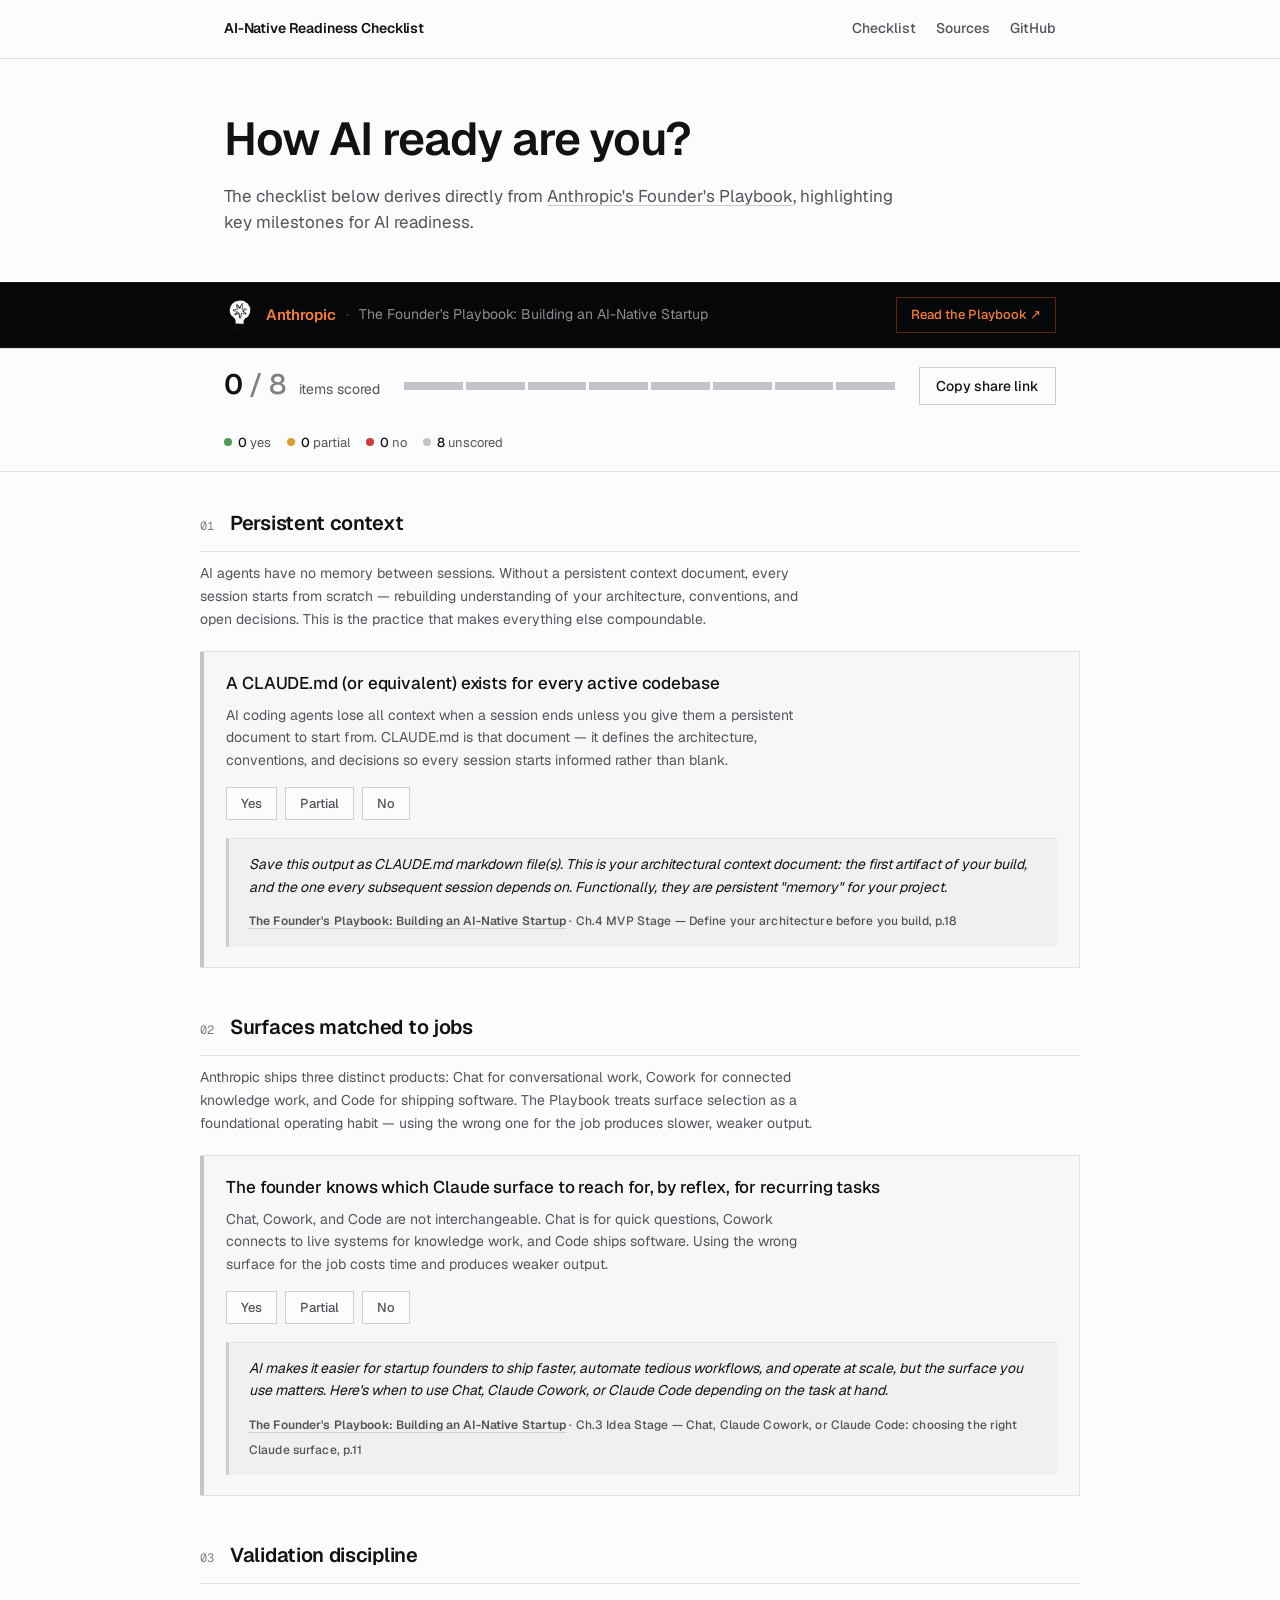
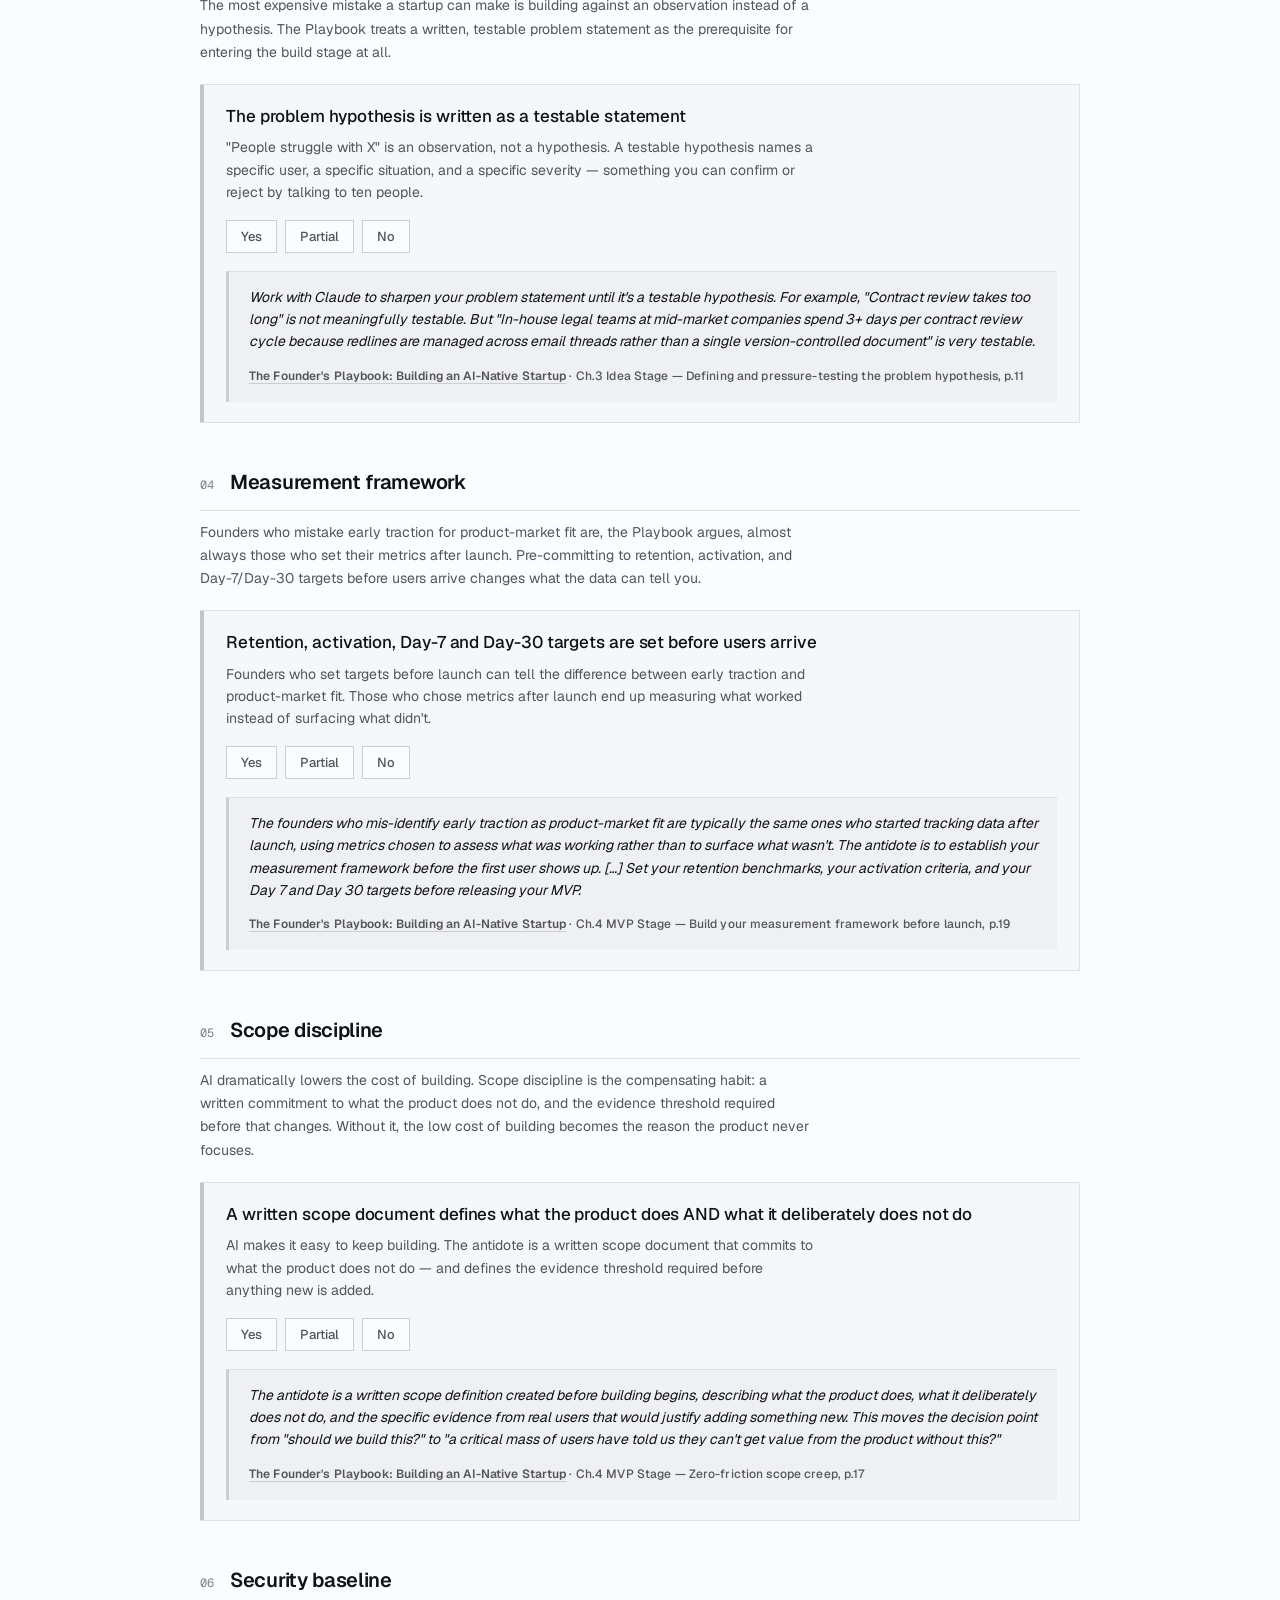
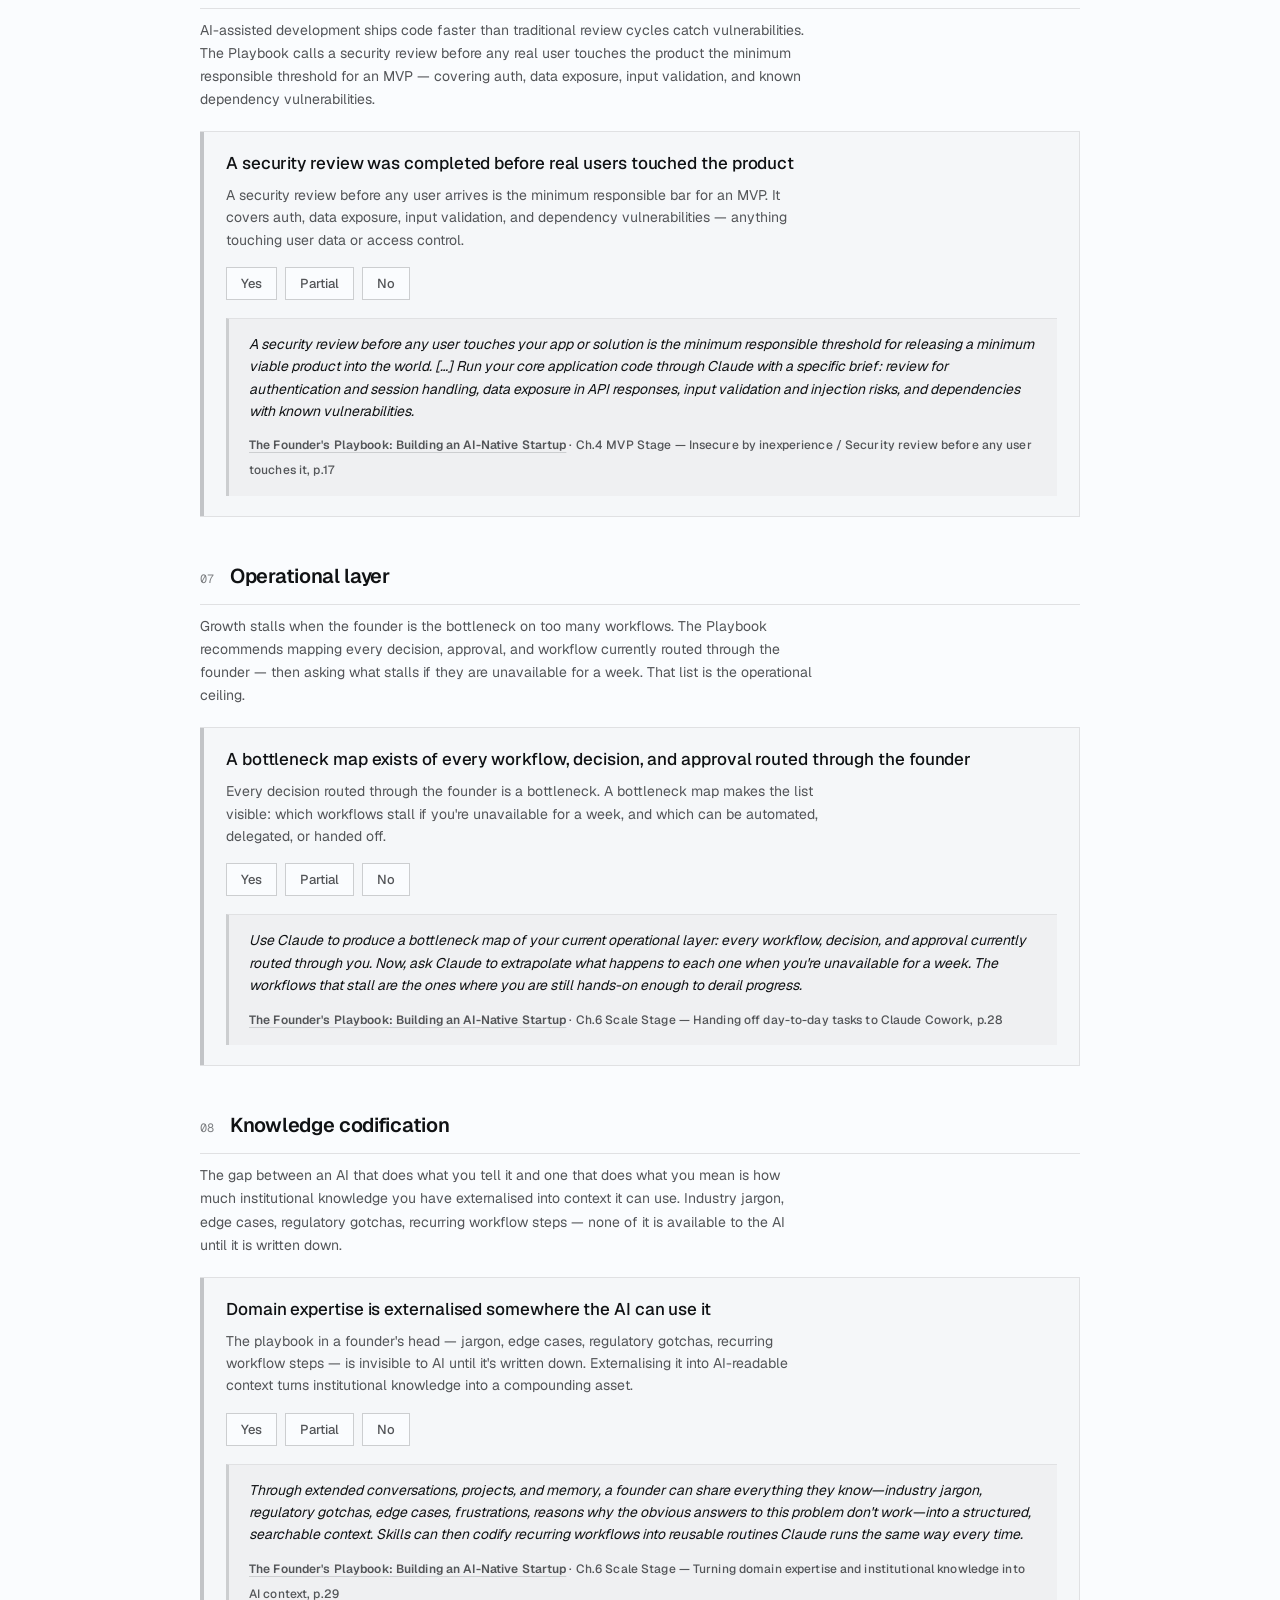
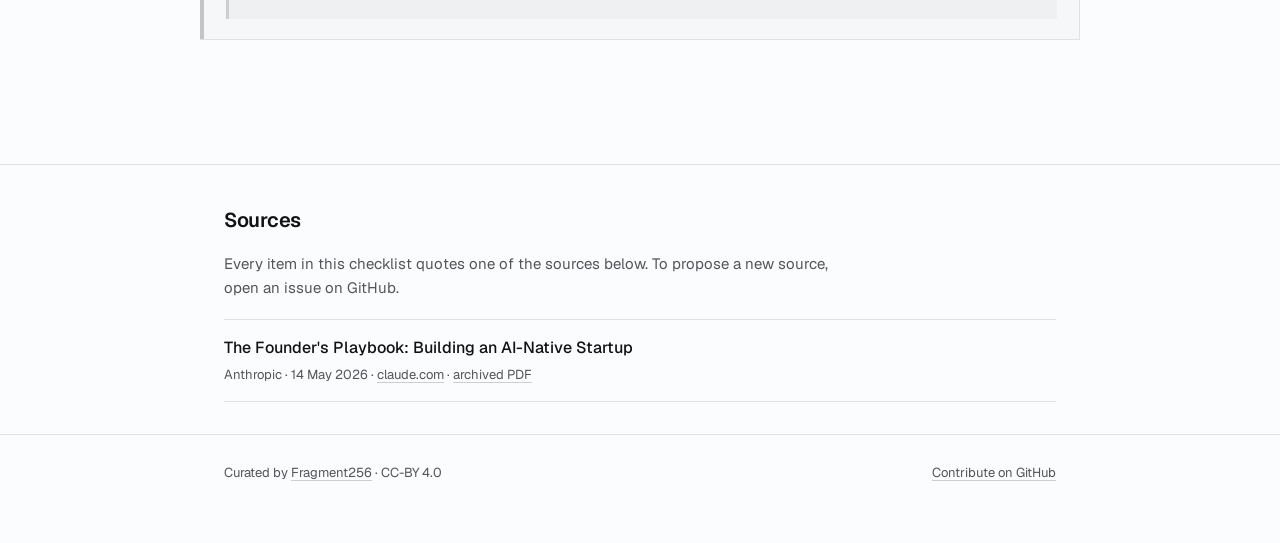
<file: docs/index.html>
<!doctype html>
<html lang="en">
<head>
<meta charset="utf-8">
<meta name="viewport" content="width=device-width, initial-scale=1">
<title>AI-Native Readiness Checklist</title>
<meta name="description" content="How AI ready are you? A checklist derived directly from Anthropic's Founder's Playbook, highlighting key milestones for AI readiness.">
<link rel="preload" href="./assets/fonts/geist-500.woff2" as="font" type="font/woff2" crossorigin>
<link rel="preload" href="./assets/fonts/geist-600.woff2" as="font" type="font/woff2" crossorigin>
<link rel="stylesheet" href="./assets/style.css">
</head>
<body>

<header class="masthead">
  <div class="masthead-inner">
    <a href="./" class="brand">AI-Native Readiness Checklist</a>
    <nav class="nav">
      <a href="#checklist">Checklist</a>
      <a href="#sources">Sources</a>
      <a href="https://github.com/Fragment256/ai-native-checklist" target="_blank" rel="noopener">GitHub</a>
    </nav>
  </div>
</header>

<section class="hero">
  <div class="wrap">
    <h1>How AI ready are you?</h1>
    <p class="lede">The checklist below derives directly from <a href="https://claude.com/blog/the-founders-playbook" target="_blank" rel="noopener">Anthropic's Founder's Playbook</a>, highlighting key milestones for AI readiness.</p>
  </div>
</section>

<div class="source-band">
  <div class="source-band-inner">
    <div class="source-band-brand">
      <img src="./assets/anthropic-mark.svg" class="anthropic-mark" alt="" aria-hidden="true" width="40" height="40">
      <span class="source-band-company">Anthropic</span>
      <span class="source-band-sep">·</span>
      <span class="source-band-title">The Founder's Playbook: Building an AI-Native Startup</span>
    </div>
    <a href="https://claude.com/blog/the-founders-playbook" target="_blank" rel="noopener" class="source-band-cta">Read the Playbook ↗</a>
  </div>
</div>

<div class="scoreboard">
  <div class="scoreboard-inner">
    <div class="score-block">
      <div class="score-num"><span id="score-scored">0</span><span class="total"> / <span id="score-total">8</span></span></div>
      <div class="score-label">items scored</div>
    </div>
    <div class="score-bar" id="score-bar"></div>
    <button id="share-btn" class="share-btn" type="button">Copy share link</button>
    <div class="score-breakdown" id="breakdown"></div>
  </div>
</div>

<main class="wrap checklist" id="checklist"></main>

<section class="sources-section" id="sources">
  <div class="wrap">
    <h2>Sources</h2>
    <p style="color: var(--fg-muted); font-size: 15px; margin: 0 0 20px; max-width: 62ch;">Every item in this checklist quotes one of the sources below. To propose a new source, open an issue on GitHub.</p>
    <div class="source-row">
      <span class="src-title">The Founder's Playbook: Building an AI-Native Startup</span>
      <span class="src-meta">Anthropic · 14 May 2026 · <a href="https://claude.com/blog/the-founders-playbook" target="_blank" rel="noopener">claude.com</a> · <a href="https://github.com/Fragment256/ai-native-checklist/blob/main/data/sources/founders-playbook-2026-05.pdf" target="_blank" rel="noopener">archived PDF</a></span>
    </div>
  </div>
</section>

<footer class="foot">
  <div class="wrap">
    <span>Curated by <a href="https://fragment256.com" target="_blank" rel="noopener">Fragment256</a> · CC-BY 4.0</span>
    <span><a href="https://github.com/Fragment256/ai-native-checklist" target="_blank" rel="noopener">Contribute on GitHub</a></span>
  </div>
</footer>

<script src="./assets/app.js"></script>
</body>
</html>
</file>
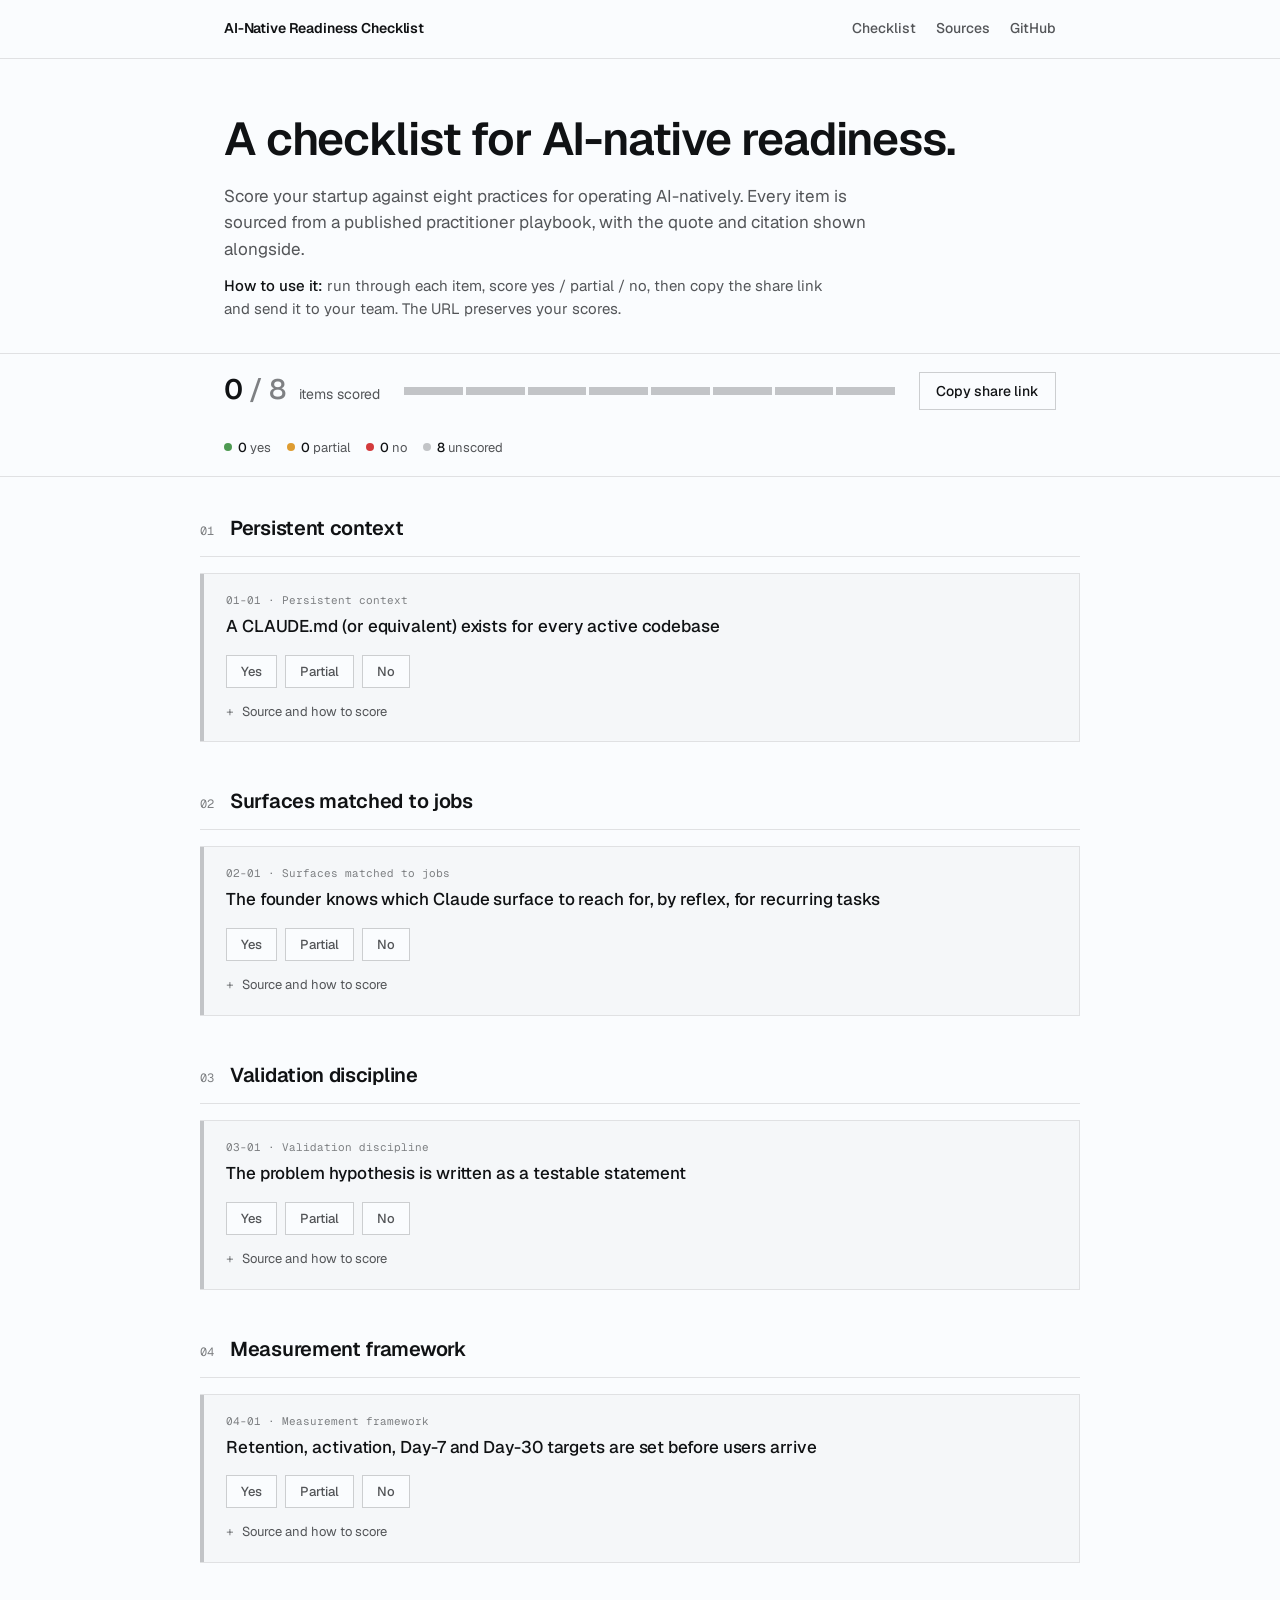
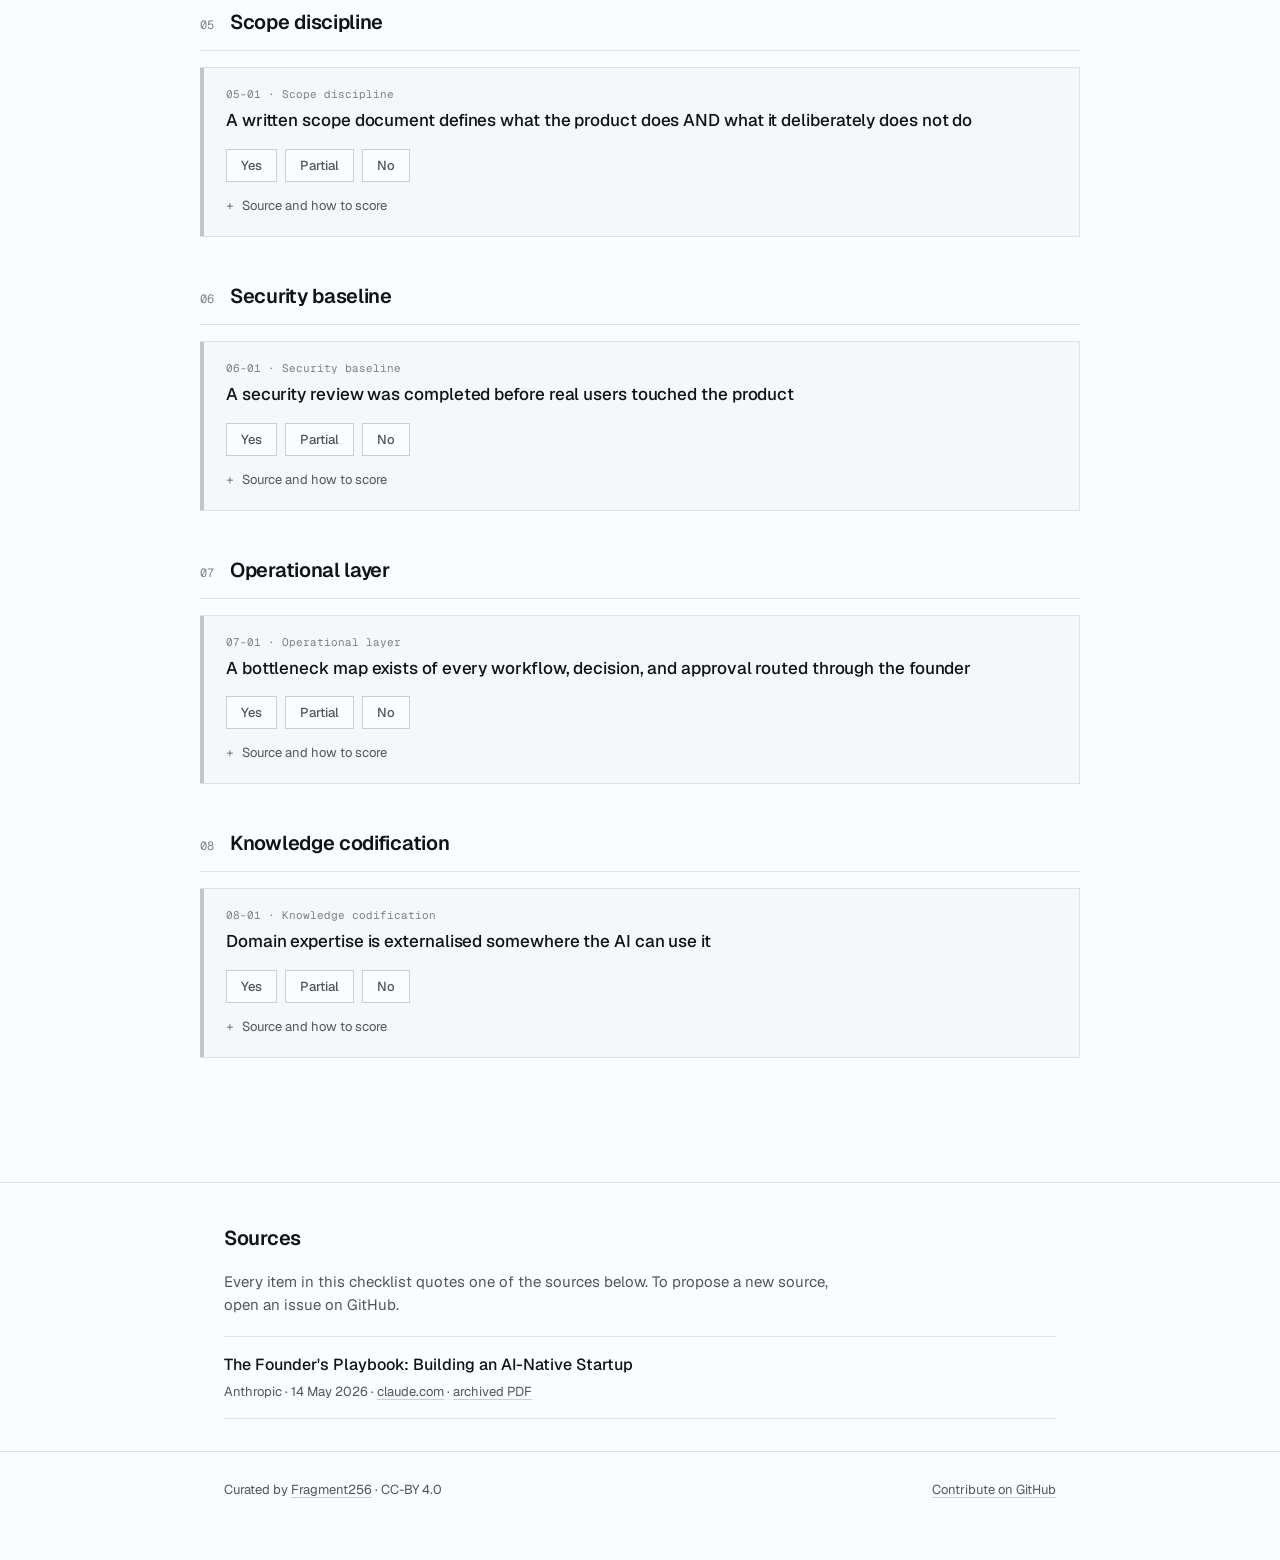
<file: site/index.html>
<!doctype html>
<html lang="en">
<head>
<meta charset="utf-8">
<meta name="viewport" content="width=device-width, initial-scale=1">
<title>AI-Native Readiness Checklist</title>
<meta name="description" content="A checklist for AI-native readiness. Score your startup against practices sourced from Anthropic's Founder's Playbook. Share the result with your team.">
<link rel="preload" href="./assets/fonts/geist-500.woff2" as="font" type="font/woff2" crossorigin>
<link rel="preload" href="./assets/fonts/geist-600.woff2" as="font" type="font/woff2" crossorigin>
<link rel="stylesheet" href="./assets/style.css">
</head>
<body>

<header class="masthead">
  <div class="masthead-inner">
    <a href="./" class="brand">AI-Native Readiness Checklist</a>
    <nav class="nav">
      <a href="#checklist">Checklist</a>
      <a href="#sources">Sources</a>
      <a href="https://github.com/Fragment256/ai-native-checklist" target="_blank" rel="noopener">GitHub</a>
    </nav>
  </div>
</header>

<section class="hero">
  <div class="wrap">
    <h1>A checklist for AI-native readiness.</h1>
    <p class="lede">Score your startup against eight practices for operating AI-natively. Every item is sourced from a published practitioner playbook, with the quote and citation shown alongside.</p>
    <p class="use"><strong>How to use it:</strong> run through each item, score yes / partial / no, then copy the share link and send it to your team. The URL preserves your scores.</p>
  </div>
</section>

<div class="scoreboard">
  <div class="scoreboard-inner">
    <div class="score-block">
      <div class="score-num"><span id="score-scored">0</span><span class="total"> / <span id="score-total">8</span></span></div>
      <div class="score-label">items scored</div>
    </div>
    <div class="score-bar" id="score-bar"></div>
    <button id="share-btn" class="share-btn" type="button">Copy share link</button>
    <div class="score-breakdown" id="breakdown"></div>
  </div>
</div>

<main class="wrap checklist" id="checklist"></main>

<section class="sources-section" id="sources">
  <div class="wrap">
    <h2>Sources</h2>
    <p style="color: var(--fg-muted); font-size: 15px; margin: 0 0 20px; max-width: 62ch;">Every item in this checklist quotes one of the sources below. To propose a new source, open an issue on GitHub.</p>
    <div class="source-row">
      <span class="src-title">The Founder's Playbook: Building an AI-Native Startup</span>
      <span class="src-meta">Anthropic · 14 May 2026 · <a href="https://claude.com/blog/the-founders-playbook" target="_blank" rel="noopener">claude.com</a> · <a href="https://github.com/Fragment256/ai-native-checklist/blob/main/data/sources/founders-playbook-2026-05.pdf" target="_blank" rel="noopener">archived PDF</a></span>
    </div>
  </div>
</section>

<footer class="foot">
  <div class="wrap">
    <span>Curated by <a href="https://fragment256.com" target="_blank" rel="noopener">Fragment256</a> · CC-BY 4.0</span>
    <span><a href="https://github.com/Fragment256/ai-native-checklist" target="_blank" rel="noopener">Contribute on GitHub</a></span>
  </div>
</footer>

<script src="./assets/app.js"></script>
</body>
</html>
</file>
<file: docs/assets/style.css>
/* AI-Native Readiness Checklist — self-hosted Geist + restrained R/A/G */

@font-face {
  font-family: "Geist";
  font-style: normal;
  font-weight: 400;
  font-display: swap;
  src: url("./fonts/geist-400.woff2") format("woff2");
}
@font-face {
  font-family: "Geist";
  font-style: normal;
  font-weight: 500;
  font-display: swap;
  src: url("./fonts/geist-500.woff2") format("woff2");
}
@font-face {
  font-family: "Geist";
  font-style: normal;
  font-weight: 600;
  font-display: swap;
  src: url("./fonts/geist-600.woff2") format("woff2");
}
@font-face {
  font-family: "Geist";
  font-style: normal;
  font-weight: 700;
  font-display: swap;
  src: url("./fonts/geist-700.woff2") format("woff2");
}
@font-face {
  font-family: "Geist Mono";
  font-style: normal;
  font-weight: 400;
  font-display: swap;
  src: url("./fonts/geist-mono-400.woff2") format("woff2");
}
@font-face {
  font-family: "Geist Mono";
  font-style: normal;
  font-weight: 500;
  font-display: swap;
  src: url("./fonts/geist-mono-500.woff2") format("woff2");
}

:root {
  --bg: oklch(0.99 0.003 250);
  --fg: oklch(0.18 0.005 250);
  --fg-muted: oklch(0.45 0.005 250);
  --fg-faint: oklch(0.6 0.005 250);
  --surface: oklch(0.975 0.003 250);
  --surface-2: oklch(0.955 0.003 250);
  --border: oklch(0.91 0.003 250);
  --border-strong: oklch(0.85 0.003 250);

  --yes: oklch(0.62 0.13 145);
  --partial: oklch(0.74 0.14 75);
  --no: oklch(0.58 0.19 25);
  --unscored: oklch(0.82 0.005 250);

  --yes-bg: oklch(0.95 0.04 145);
  --partial-bg: oklch(0.95 0.05 75);
  --no-bg: oklch(0.95 0.05 25);

  --font-sans: "Geist", -apple-system, BlinkMacSystemFont, "Inter", "Segoe UI", system-ui, sans-serif;
  --font-mono: "Geist Mono", "JetBrains Mono", ui-monospace, monospace;

  --max-w: 880px;
}

* { box-sizing: border-box; }

html, body {
  margin: 0;
  padding: 0;
  background: var(--bg);
  color: var(--fg);
  font-family: var(--font-sans);
  font-size: 16px;
  line-height: 1.55;
  -webkit-font-smoothing: antialiased;
  text-rendering: optimizeLegibility;
}

a { color: inherit; text-decoration: underline; text-underline-offset: 3px; text-decoration-thickness: 1px; text-decoration-color: var(--border-strong); }
a:hover { text-decoration-color: var(--fg); }

.wrap { max-width: var(--max-w); margin: 0 auto; padding: 0 24px; }

/* ───── Masthead ───── */
.masthead { border-bottom: 1px solid var(--border); background: var(--bg); }
.masthead-inner { display: flex; align-items: center; justify-content: space-between; padding: 18px 24px; max-width: var(--max-w); margin: 0 auto; gap: 24px; }
.brand { font-family: var(--font-sans); font-size: 14px; font-weight: 600; letter-spacing: -0.01em; color: var(--fg); text-decoration: none; }
.brand:hover { text-decoration: none; }
.nav { display: flex; gap: 20px; }
.nav a { font-family: var(--font-sans); font-size: 14px; font-weight: 500; text-decoration: none; color: var(--fg-muted); }
.nav a:hover, .nav a.active { color: var(--fg); }

/* ───── Hero ───── */
.hero { padding: 56px 0 32px; }
.hero h1 { font-family: var(--font-sans); font-weight: 600; font-size: clamp(34px, 5vw, 46px); line-height: 1.05; letter-spacing: -0.025em; margin: 0 0 20px; }
.hero p.lede { font-size: 17px; color: var(--fg-muted); margin: 0 0 14px; max-width: 62ch; }
.hero p.use { font-size: 15px; color: var(--fg-muted); margin: 0; max-width: 62ch; }
.hero .use a { color: var(--fg-muted); }

/* ───── Anthropic source band ───── */
.source-band {
  background: oklch(0.13 0.006 250);
  border-top: 1px solid oklch(0.2 0.006 250);
  border-bottom: 1px solid oklch(0.2 0.006 250);
}
.source-band-inner {
  display: flex;
  align-items: center;
  justify-content: space-between;
  gap: 16px;
  padding: 14px 24px;
  max-width: var(--max-w);
  margin: 0 auto;
}
.source-band-brand {
  display: flex;
  align-items: center;
  gap: 10px;
  flex: 1;
  min-width: 0;
}
.anthropic-mark {
  width: 32px;
  height: 32px;
  flex-shrink: 0;
  display: block;
}
.source-band-company {
  font-family: var(--font-sans);
  font-size: 15px;
  font-weight: 600;
  color: oklch(0.72 0.17 48);
  white-space: nowrap;
}
.source-band-sep {
  color: oklch(0.4 0.006 250);
  font-size: 14px;
}
.source-band-title {
  font-family: var(--font-sans);
  font-size: 14px;
  font-weight: 400;
  color: oklch(0.65 0.005 250);
  white-space: nowrap;
  overflow: hidden;
  text-overflow: ellipsis;
}
.source-band-cta {
  flex-shrink: 0;
  font-family: var(--font-sans);
  font-size: 13px;
  font-weight: 500;
  color: oklch(0.72 0.17 48);
  text-decoration: none;
  border: 1px solid oklch(0.35 0.1 48);
  padding: 7px 14px;
  transition: background 140ms cubic-bezier(0.22, 1, 0.36, 1), border-color 140ms;
  white-space: nowrap;
}
.source-band-cta:hover {
  background: oklch(0.18 0.012 48);
  border-color: oklch(0.5 0.14 48);
  text-decoration: none;
}

/* ───── Scoreboard ───── */
.scoreboard { position: sticky; top: 0; background: var(--bg); border-top: 1px solid var(--border); border-bottom: 1px solid var(--border); z-index: 10; }
.scoreboard-inner { display: flex; align-items: center; justify-content: space-between; gap: 24px; padding: 18px 24px; max-width: var(--max-w); margin: 0 auto; flex-wrap: wrap; }
.score-block { display: flex; align-items: baseline; gap: 14px; }
.score-num { font-family: var(--font-sans); font-weight: 600; font-size: 28px; letter-spacing: -0.02em; color: var(--fg); line-height: 1; }
.score-num .total { color: var(--fg-faint); font-weight: 500; }
.score-label { font-family: var(--font-sans); font-size: 14px; color: var(--fg-muted); }
.score-bar { flex: 1; min-width: 200px; display: flex; gap: 3px; height: 8px; }
.score-bar .cell { flex: 1; background: var(--unscored); transition: background 200ms cubic-bezier(0.22, 1, 0.36, 1); }
.score-bar .cell.yes { background: var(--yes); }
.score-bar .cell.partial { background: var(--partial); }
.score-bar .cell.no { background: var(--no); }
.share-btn { font-family: var(--font-sans); font-size: 14px; font-weight: 500; padding: 9px 16px; border: 1px solid var(--border-strong); background: var(--bg); color: var(--fg); cursor: pointer; transition: background 140ms cubic-bezier(0.22, 1, 0.36, 1); border-radius: 0; }
.share-btn:hover { background: var(--surface-2); }
.share-btn.copied { background: var(--fg); color: var(--bg); border-color: var(--fg); }

.score-breakdown { display: flex; gap: 16px; font-family: var(--font-sans); font-size: 13px; color: var(--fg-muted); margin-top: 4px; flex-basis: 100%; }
.score-breakdown .dot { display: inline-block; width: 8px; height: 8px; border-radius: 50%; margin-right: 6px; vertical-align: 1px; background: var(--unscored); }
.score-breakdown .dot.yes { background: var(--yes); }
.score-breakdown .dot.partial { background: var(--partial); }
.score-breakdown .dot.no { background: var(--no); }
.score-breakdown .count { color: var(--fg); font-weight: 500; }

/* ───── Categories + items ───── */
.checklist { padding: 36px 0 80px; }
.category { margin: 0 0 44px; }
.category-head { display: flex; align-items: baseline; gap: 16px; margin: 0 0 10px; padding-bottom: 12px; border-bottom: 1px solid var(--border); }
.category-num { font-family: var(--font-mono); font-size: 12px; color: var(--fg-faint); }
.category-title { font-family: var(--font-sans); font-weight: 600; font-size: 20px; letter-spacing: -0.015em; margin: 0; }
.category-desc { font-size: 14px; line-height: 1.65; color: var(--fg-muted); margin: 0 0 20px; max-width: 68ch; }

.item {
  display: grid;
  grid-template-columns: 4px 1fr;
  margin: 0 0 12px;
  background: var(--surface);
  border: 1px solid var(--border);
  border-left: none;
  overflow: hidden;
}
.item-bar { background: var(--unscored); transition: background 200ms cubic-bezier(0.22, 1, 0.36, 1); }
.item[data-score="yes"] .item-bar { background: var(--yes); }
.item[data-score="partial"] .item-bar { background: var(--partial); }
.item[data-score="no"] .item-bar { background: var(--no); }

.item-body { padding: 20px 22px; }
.item-title { font-family: var(--font-sans); font-weight: 500; font-size: 17px; line-height: 1.4; margin: 0 0 8px; letter-spacing: -0.005em; }
.item-desc { font-size: 14px; line-height: 1.6; color: var(--fg-muted); margin: 0 0 16px; max-width: 66ch; }

.scores { display: flex; gap: 8px; flex-wrap: wrap; }
.score-btn {
  font-family: var(--font-sans);
  font-size: 13px;
  font-weight: 500;
  padding: 7px 14px;
  border: 1px solid var(--border-strong);
  background: var(--bg);
  color: var(--fg-muted);
  cursor: pointer;
  transition: all 140ms cubic-bezier(0.22, 1, 0.36, 1);
  border-radius: 0;
}
.score-btn:hover { color: var(--fg); border-color: var(--fg-muted); }
.score-btn[aria-pressed="true"] { color: var(--fg); border-color: var(--fg); }
.score-btn[data-val="yes"][aria-pressed="true"] { background: var(--yes-bg); border-color: var(--yes); color: oklch(0.32 0.13 145); }
.score-btn[data-val="partial"][aria-pressed="true"] { background: var(--partial-bg); border-color: var(--partial); color: oklch(0.38 0.14 75); }
.score-btn[data-val="no"][aria-pressed="true"] { background: var(--no-bg); border-color: var(--no); color: oklch(0.36 0.19 25); }

.item-quote {
  margin: 18px 0 0;
  padding: 14px 18px 14px 20px;
  border-top: 1px solid var(--border);
  border-left: 3px solid var(--border-strong);
  background: var(--surface-2);
}
.item-quote p {
  font-family: var(--font-sans);
  font-size: 14px;
  line-height: 1.6;
  color: var(--fg);
  margin: 0 0 10px;
  font-style: italic;
}
.item-quote cite {
  font-family: var(--font-sans);
  font-size: 12px;
  color: var(--fg-muted);
  font-style: normal;
  font-weight: 500;
  letter-spacing: 0.01em;
}
.item-quote cite a { color: var(--fg-muted); font-weight: 600; text-decoration-color: var(--border-strong); }
.item-quote cite a:hover { color: var(--fg); text-decoration-color: var(--fg); }

/* ───── Sources block on home page ───── */
.sources-section { padding: 40px 0 32px; border-top: 1px solid var(--border); }
.sources-section h2 { font-family: var(--font-sans); font-weight: 600; font-size: 20px; letter-spacing: -0.015em; margin: 0 0 16px; }
.source-row { display: flex; flex-direction: column; gap: 4px; padding: 16px 0; border-top: 1px solid var(--border); }
.source-row:last-child { border-bottom: 1px solid var(--border); }
.source-row .src-title { font-family: var(--font-sans); font-weight: 500; font-size: 16px; color: var(--fg); }
.source-row .src-meta { font-family: var(--font-sans); font-size: 13px; color: var(--fg-muted); }
.source-row .src-meta a { color: inherit; }

/* ───── Footer ───── */
.foot { border-top: 1px solid var(--border); padding: 28px 0 60px; font-family: var(--font-sans); font-size: 13px; color: var(--fg-muted); }
.foot .wrap { display: flex; justify-content: space-between; gap: 16px; flex-wrap: wrap; }
.foot a { color: var(--fg-muted); }
.foot a:hover { color: var(--fg); }

@media (max-width: 600px) {
  .masthead-inner { flex-direction: column; align-items: flex-start; gap: 10px; padding: 12px 20px; }
  .nav { flex-wrap: wrap; }
  .wrap { padding: 0 20px; }
  .hero { padding: 28px 0 20px; }
  .hero h1 { font-size: 28px; margin: 0 0 12px; }
  .hero p.lede { font-size: 15px; margin: 0; }
  .source-band-inner { padding: 12px 20px; }
  .scoreboard-inner { padding: 12px 20px; gap: 12px; }
  .score-block { flex-direction: row; align-items: center; gap: 8px; }
  .score-num { font-size: 20px; }
  .score-bar { min-width: 0; height: 6px; }
  .score-breakdown { gap: 10px; font-size: 12px; }
  .checklist { padding: 20px 0 60px; }
  .item-body { padding: 14px 16px; }
  .item-title { font-size: 15px; }
  .item-desc { font-size: 13px; margin: 0 0 12px; }
  .score-btn { padding: 10px 16px; font-size: 14px; }
  .item-quote { padding: 12px 14px; }
  .item-quote p { font-size: 13px; }
}
</file>
<file: site/assets/style.css>
/* AI-Native Readiness Checklist — self-hosted Geist + restrained R/A/G */

@font-face {
  font-family: "Geist";
  font-style: normal;
  font-weight: 400;
  font-display: swap;
  src: url("./fonts/geist-400.woff2") format("woff2");
}
@font-face {
  font-family: "Geist";
  font-style: normal;
  font-weight: 500;
  font-display: swap;
  src: url("./fonts/geist-500.woff2") format("woff2");
}
@font-face {
  font-family: "Geist";
  font-style: normal;
  font-weight: 600;
  font-display: swap;
  src: url("./fonts/geist-600.woff2") format("woff2");
}
@font-face {
  font-family: "Geist";
  font-style: normal;
  font-weight: 700;
  font-display: swap;
  src: url("./fonts/geist-700.woff2") format("woff2");
}
@font-face {
  font-family: "Geist Mono";
  font-style: normal;
  font-weight: 400;
  font-display: swap;
  src: url("./fonts/geist-mono-400.woff2") format("woff2");
}
@font-face {
  font-family: "Geist Mono";
  font-style: normal;
  font-weight: 500;
  font-display: swap;
  src: url("./fonts/geist-mono-500.woff2") format("woff2");
}

:root {
  --bg: oklch(0.99 0.003 250);
  --fg: oklch(0.18 0.005 250);
  --fg-muted: oklch(0.45 0.005 250);
  --fg-faint: oklch(0.6 0.005 250);
  --surface: oklch(0.975 0.003 250);
  --surface-2: oklch(0.955 0.003 250);
  --border: oklch(0.91 0.003 250);
  --border-strong: oklch(0.85 0.003 250);

  --yes: oklch(0.62 0.13 145);
  --partial: oklch(0.74 0.14 75);
  --no: oklch(0.58 0.19 25);
  --unscored: oklch(0.82 0.005 250);

  --yes-bg: oklch(0.95 0.04 145);
  --partial-bg: oklch(0.95 0.05 75);
  --no-bg: oklch(0.95 0.05 25);

  --font-sans: "Geist", -apple-system, BlinkMacSystemFont, "Inter", "Segoe UI", system-ui, sans-serif;
  --font-mono: "Geist Mono", "JetBrains Mono", ui-monospace, monospace;

  --max-w: 880px;
}

* { box-sizing: border-box; }

html, body {
  margin: 0;
  padding: 0;
  background: var(--bg);
  color: var(--fg);
  font-family: var(--font-sans);
  font-size: 16px;
  line-height: 1.55;
  -webkit-font-smoothing: antialiased;
  text-rendering: optimizeLegibility;
}

a { color: inherit; text-decoration: underline; text-underline-offset: 3px; text-decoration-thickness: 1px; text-decoration-color: var(--border-strong); }
a:hover { text-decoration-color: var(--fg); }

.wrap { max-width: var(--max-w); margin: 0 auto; padding: 0 24px; }

/* ───── Masthead ───── */
.masthead { border-bottom: 1px solid var(--border); background: var(--bg); }
.masthead-inner { display: flex; align-items: center; justify-content: space-between; padding: 18px 24px; max-width: var(--max-w); margin: 0 auto; gap: 24px; }
.brand { font-family: var(--font-sans); font-size: 14px; font-weight: 600; letter-spacing: -0.01em; color: var(--fg); text-decoration: none; }
.brand:hover { text-decoration: none; }
.nav { display: flex; gap: 20px; }
.nav a { font-family: var(--font-sans); font-size: 14px; font-weight: 500; text-decoration: none; color: var(--fg-muted); }
.nav a:hover, .nav a.active { color: var(--fg); }

/* ───── Hero ───── */
.hero { padding: 56px 0 32px; }
.hero h1 { font-family: var(--font-sans); font-weight: 600; font-size: clamp(34px, 5vw, 46px); line-height: 1.05; letter-spacing: -0.025em; margin: 0 0 20px; }
.hero p.lede { font-size: 17px; color: var(--fg-muted); margin: 0 0 12px; max-width: 62ch; }
.hero p.use { font-size: 15px; color: var(--fg-muted); margin: 0; max-width: 62ch; }
.hero .use strong { color: var(--fg); font-weight: 500; }

/* ───── Scoreboard ───── */
.scoreboard { position: sticky; top: 0; background: var(--bg); border-top: 1px solid var(--border); border-bottom: 1px solid var(--border); z-index: 10; }
.scoreboard-inner { display: flex; align-items: center; justify-content: space-between; gap: 24px; padding: 18px 24px; max-width: var(--max-w); margin: 0 auto; flex-wrap: wrap; }
.score-block { display: flex; align-items: baseline; gap: 14px; }
.score-num { font-family: var(--font-sans); font-weight: 600; font-size: 28px; letter-spacing: -0.02em; color: var(--fg); line-height: 1; }
.score-num .total { color: var(--fg-faint); font-weight: 500; }
.score-label { font-family: var(--font-sans); font-size: 14px; color: var(--fg-muted); }
.score-bar { flex: 1; min-width: 200px; display: flex; gap: 3px; height: 8px; }
.score-bar .cell { flex: 1; background: var(--unscored); transition: background 200ms cubic-bezier(0.22, 1, 0.36, 1); }
.score-bar .cell.yes { background: var(--yes); }
.score-bar .cell.partial { background: var(--partial); }
.score-bar .cell.no { background: var(--no); }
.share-btn { font-family: var(--font-sans); font-size: 14px; font-weight: 500; padding: 9px 16px; border: 1px solid var(--border-strong); background: var(--bg); color: var(--fg); cursor: pointer; transition: background 140ms cubic-bezier(0.22, 1, 0.36, 1); border-radius: 0; }
.share-btn:hover { background: var(--surface-2); }
.share-btn.copied { background: var(--fg); color: var(--bg); border-color: var(--fg); }

.score-breakdown { display: flex; gap: 16px; font-family: var(--font-sans); font-size: 13px; color: var(--fg-muted); margin-top: 4px; flex-basis: 100%; }
.score-breakdown .dot { display: inline-block; width: 8px; height: 8px; border-radius: 50%; margin-right: 6px; vertical-align: 1px; background: var(--unscored); }
.score-breakdown .dot.yes { background: var(--yes); }
.score-breakdown .dot.partial { background: var(--partial); }
.score-breakdown .dot.no { background: var(--no); }
.score-breakdown .count { color: var(--fg); font-weight: 500; }

/* ───── Categories + items ───── */
.checklist { padding: 36px 0 80px; }
.category { margin: 0 0 44px; }
.category-head { display: flex; align-items: baseline; gap: 16px; margin: 0 0 16px; padding-bottom: 12px; border-bottom: 1px solid var(--border); }
.category-num { font-family: var(--font-mono); font-size: 12px; color: var(--fg-faint); }
.category-title { font-family: var(--font-sans); font-weight: 600; font-size: 20px; letter-spacing: -0.015em; margin: 0; }

.item {
  display: grid;
  grid-template-columns: 4px 1fr;
  margin: 0 0 12px;
  background: var(--surface);
  border: 1px solid var(--border);
  border-left: none;
  overflow: hidden;
}
.item-bar { background: var(--unscored); transition: background 200ms cubic-bezier(0.22, 1, 0.36, 1); }
.item[data-score="yes"] .item-bar { background: var(--yes); }
.item[data-score="partial"] .item-bar { background: var(--partial); }
.item[data-score="no"] .item-bar { background: var(--no); }

.item-body { padding: 18px 22px; }
.item-id { font-family: var(--font-mono); font-size: 11px; color: var(--fg-faint); margin: 0 0 6px; }
.item-title { font-family: var(--font-sans); font-weight: 500; font-size: 17px; line-height: 1.4; margin: 0 0 16px; letter-spacing: -0.005em; }

.scores { display: flex; gap: 8px; flex-wrap: wrap; }
.score-btn {
  font-family: var(--font-sans);
  font-size: 13px;
  font-weight: 500;
  padding: 7px 14px;
  border: 1px solid var(--border-strong);
  background: var(--bg);
  color: var(--fg-muted);
  cursor: pointer;
  transition: all 140ms cubic-bezier(0.22, 1, 0.36, 1);
  border-radius: 0;
}
.score-btn:hover { color: var(--fg); border-color: var(--fg-muted); }
.score-btn[aria-pressed="true"] { color: var(--fg); border-color: var(--fg); }
.score-btn[data-val="yes"][aria-pressed="true"] { background: var(--yes-bg); border-color: var(--yes); color: oklch(0.32 0.13 145); }
.score-btn[data-val="partial"][aria-pressed="true"] { background: var(--partial-bg); border-color: var(--partial); color: oklch(0.38 0.14 75); }
.score-btn[data-val="no"][aria-pressed="true"] { background: var(--no-bg); border-color: var(--no); color: oklch(0.36 0.19 25); }

.expand {
  margin-top: 14px;
  font-family: var(--font-sans);
  font-size: 13px;
  color: var(--fg-muted);
  cursor: pointer;
  user-select: none;
  display: inline-flex;
  align-items: center;
  gap: 6px;
}
.expand:hover { color: var(--fg); }
.expand::before { content: "+"; font-family: var(--font-mono); width: 10px; display: inline-block; color: var(--fg-faint); }
.item.open .expand::before { content: "−"; }

.details { display: none; padding-top: 18px; margin-top: 14px; border-top: 1px solid var(--border); }
.item.open .details { display: block; }

.source-block {
  background: var(--surface-2);
  border-left: 2px solid var(--border-strong);
  padding: 14px 18px;
  margin: 0 0 16px;
}
.source-label { font-family: var(--font-mono); font-size: 11px; color: var(--fg-faint); margin: 0 0 8px; }
.source-quote { font-family: var(--font-sans); font-size: 15px; line-height: 1.5; color: var(--fg); margin: 0 0 10px; }
.source-attr { font-family: var(--font-sans); font-size: 13px; color: var(--fg-muted); margin: 0; }
.source-attr a { color: inherit; }

.howto { font-size: 15px; }
.howto h2 { font-family: var(--font-sans); font-size: 13px; font-weight: 600; color: var(--fg); margin: 0 0 8px; }
.howto ul { margin: 0; padding-left: 20px; }
.howto li { margin: 4px 0; }
.howto strong { font-weight: 600; }

/* ───── Sources block on home page ───── */
.sources-section { padding: 40px 0 32px; border-top: 1px solid var(--border); }
.sources-section h2 { font-family: var(--font-sans); font-weight: 600; font-size: 20px; letter-spacing: -0.015em; margin: 0 0 16px; }
.source-row { display: flex; flex-direction: column; gap: 4px; padding: 16px 0; border-top: 1px solid var(--border); }
.source-row:last-child { border-bottom: 1px solid var(--border); }
.source-row .src-title { font-family: var(--font-sans); font-weight: 500; font-size: 16px; color: var(--fg); }
.source-row .src-meta { font-family: var(--font-sans); font-size: 13px; color: var(--fg-muted); }
.source-row .src-meta a { color: inherit; }

/* ───── Footer ───── */
.foot { border-top: 1px solid var(--border); padding: 28px 0 60px; font-family: var(--font-sans); font-size: 13px; color: var(--fg-muted); }
.foot .wrap { display: flex; justify-content: space-between; gap: 16px; flex-wrap: wrap; }
.foot a { color: var(--fg-muted); }
.foot a:hover { color: var(--fg); }

@media (max-width: 600px) {
  .masthead-inner { flex-direction: column; align-items: flex-start; gap: 10px; padding: 14px 20px; }
  .nav { flex-wrap: wrap; }
  .scoreboard-inner { padding: 14px 20px; }
  .score-block { flex: 1; }
  .wrap { padding: 0 20px; }
  .hero { padding: 36px 0 24px; }
  .hero h1 { font-size: 30px; }
  .checklist { padding: 24px 0 60px; }
  .item-body { padding: 16px 18px; }
}
</file>
